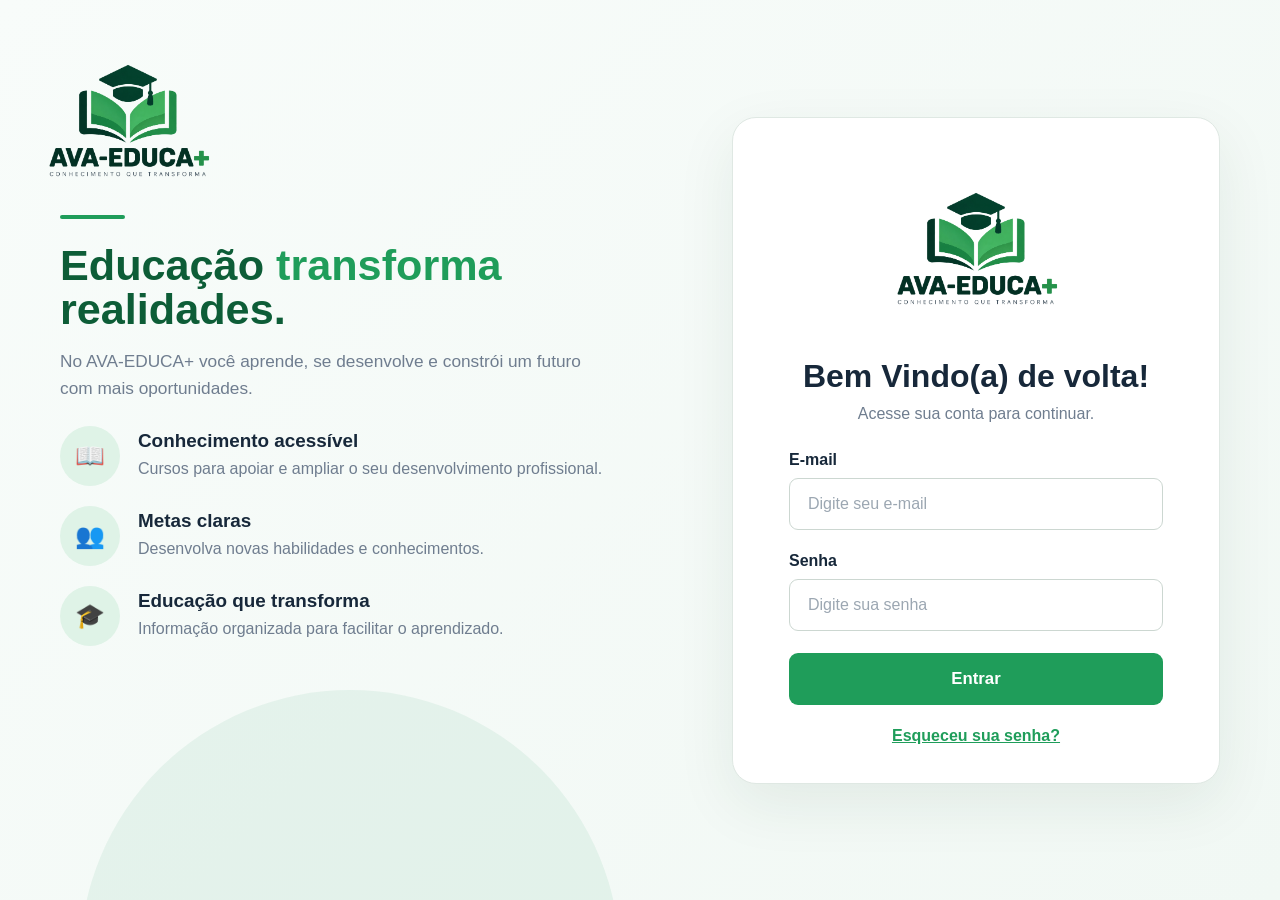
<file: index.html>
<!DOCTYPE html>
<html lang="pt-BR">
<head>
    <meta charset="UTF-8">
    <meta name="viewport" content="width=device-width, initial-scale=1.0">
    <title>AVA-EDUCA+</title>
</head>
<body> 

    <script type="module" src="./js/app.js"></script>

</body>
</html>
</file>
<file: css/style.css>
:root {
    --color-primary: #1f9d5a;
    --color-primary-dark: #0d5d37;
    --color-primary-light: #dff3e7;

    --color-text: #17283a;
    --color-text-light: #6f7d8f;

    --color-background: #f7faf8;
    --color-white: #ffffff;

    --color-border: #dfe8e3;

    --font-family: Arial, Helvetica, sans-serif;
    
}


/* =========================================
   RESET
========================================= */

* {
    margin: 0;
    padding: 0;
    box-sizing: border-box;
}


html {
    font-size: 16px;
}

body {
    font-family: var(--font-family);
    color: var(--color-text);
    background-color: var(--color-background);
    overflow-x: hidden;
}


button,
input,
select {
    font: inherit;
}

button {
    cursor: pointer;
}

img {
    display: block;
    max-width: 100%;
}

/* =========================================
   CABEÇALHO
========================================= */

.topbar {
    height: 84px;
    padding: 0 38px;
    display: flex;
    align-items: center;
    justify-content: space-between;
    gap: 20px;
    background-color: var(--color-white);
    border-bottom: 1px solid var(--color-border);

}

.topbar-brand {
    height: 100%;
    display: flex;
    align-items: center;
}

.topbar-logo {
    width: auto;
    height: 72px;
    object-fit: contain;
}

.topbar-user {
    display: flex;
    align-items: center;
    gap: 14px;
}

.user-avatar {
    width: 48px;
    height: 48px;
    flex: 0 0 48px;
    display: flex;
    align-items: center;
    justify-content: center;
    border-radius: 50%;
    font-weight: 700;
    color: var(--color-primary-dark);
    background-color: var(--color-primary-light);
}

.user-info {
    display: flex;
    flex-direction: column;
    gap: 3px;
}


.user-info strong {
    color: var(--color-text);
}

.user-info span {
    font-size: 0.9rem;
    color: var(--color-text-light);
}

/* =========================================
   LAYOUT INTERNO
========================================= */

.app-layout {
    min-height: calc(100vh - 84px);
    display: grid;
    grid-template-columns: 280px minmax(0, 1fr);
}


/* =========================================
   MENU LATERAL
========================================= */

.sidebar {
    padding: 28px 18px;
    background-color: var(--color-white);
    border-right: 1px solid var(--color-border);
}


.sidebar-menu {
    display: flex;
    flex-direction: column;
    gap: 10px;
}

.menu-item {
    width: 100%;
    min-height: 52px;
    padding: 14px 16px;
    display: flex;
    align-items: center;
    gap: 14px;
    border: none;
    border-radius: 10px;
    text-decoration: none;
    text-align: left;
    font-size: 1rem;
    color: var(--color-text);
    background-color: transparent;
    cursor: pointer;
    transition:
        background-color 0.2s ease,
        color 0.2s ease;
}


.sidebar-menu .menu-item img {
    width: 24px;
    height: 24px;
    min-width: 24px;
    max-width: 24px;
    min-height: 24px;
    max-height: 24px;
    object-fit: contain;
    flex: 0 0 24px;
}

.menu-item:hover {
    background-color: #eef7f2;
}

.menu-item.active {
    color: var(--color-primary-dark);
    font-weight: 700;
    background-color: var(--color-primary-light);
}

.menu-item.disabled {
    opacity: 0.45;
    cursor: not-allowed;
}

.logout-button {
    margin-top: 12px;
}


/* =========================================
   CONTEÚDO PRINCIPAL
========================================= */

.main-content {
    min-width: 0;
    padding: 38px 42px;
    background-color: var(--color-background);
}

.main-content h1 {
    margin-bottom: 10px;
    font-size: 2.5rem;
    color: var(--color-primary-dark);
}

.main-content h2 {
    margin-bottom: 8px;
    font-size: 1.5rem;
    color: var(--color-text);
}

.main-content > p {
    color: var(--color-text-light);
}

/* =========================================
   RESPONSIVIDADE
   MOBILE: abaixo de 768px
========================================= */

@media (max-width: 767px) {

    /* =====================================
       CABEÇALHO
    ===================================== */

    .topbar {
        height: 72px;
        padding: 0 14px;
        gap: 10px;
    }

    .topbar-logo {
        height: 58px;
    }

    .topbar-user {
        gap: 8px;
    }

    .user-avatar {
        width: 38px;
        height: 38px;
        flex-basis: 38px;
        font-size: 0.8rem;
    }

    .user-info {
        gap: 1px;
    }


    .user-info strong {
        max-width: 110px;
        overflow: hidden;
        font-size: 0.82rem;
        white-space: nowrap;
        text-overflow: ellipsis;
    }

    .user-info span {
        font-size: 0.72rem;
    }

    /* =====================================
       LAYOUT
    ===================================== */

    .app-layout {
        min-height: calc(100vh - 72px);
        display: block;
    }


    /* =====================================
       MENU
    ===================================== */

    .sidebar {
        width: 100%;
        padding: 12px;
        border-right: none;
        border-bottom: 1px solid var(--color-border);
    }


    .sidebar-menu {
        display: grid;
        grid-template-columns:
            repeat(2, minmax(0, 1fr));
        gap: 8px;
    }


    .menu-item {
        min-height: 46px;
        padding: 10px 12px;
        gap: 9px;
        font-size: 0.88rem;
    }


    .sidebar-menu .menu-item img {
        width: 20px;
        height: 20px;
        min-width: 20px;
        max-width: 20px;
        min-height: 20px;
        max-height: 20px;
        flex-basis: 20px;
    }


    .logout-button {
        margin-top: 0;
    }


    /* =====================================
       CONTEÚDO
    ===================================== */

    .main-content {
        width: 100%;
        padding: 24px 16px;
    }

    .main-content h1 {
        font-size: 1.8rem;
        line-height: 1.2;
    }

    .main-content h2 {
        font-size: 1.25rem;
    }

    .main-content > p {
        font-size: 0.95rem;
    }
}


/* =========================================
   TELAS MUITO PEQUENAS
========================================= */

@media (max-width: 420px) {

    .topbar {
        padding: 0 10px;
    }

    .topbar-logo {
        height: 52px;
    }

    .user-info strong {
        max-width: 90px;
    }

    .sidebar {
        padding: 10px;
    }

    .menu-item {
        padding: 9px;
        font-size: 0.82rem;
    }

    .main-content {
        padding: 20px 12px;
    }
}
</file>
<file: dashboard/dashboard.css>
.courses-section {
    margin-top: 40px;
}

.courses-header {
    margin-bottom: 22px;
    display: flex;
    align-items: center;
    justify-content: space-between;
}

.courses-header h3 {
    font-size: 1.7rem;
    color: var(--color-text);
}

.courses-header span {
    color: var(--color-text-light);
}

.courses-grid {
    display: grid;
    grid-template-columns:
        repeat(2, minmax(0, 1fr));
    gap: 24px;
}

.course-card {
    padding: 24px;
    border: 1px solid var(--color-border);
    border-radius: 14px;
    background-color: var(--color-white);
    box-shadow:
        0 6px 20px
        rgba(21, 59, 40, 0.05);
}

.course-card-header {
    display: flex;
    align-items: center;
    gap: 18px;
    padding-bottom: 20px;
    border-bottom:
        1px solid var(--color-border);
}

.course-icon {
    width: 64px;
    height: 64px;
    flex-shrink: 0;
    display: flex;
    align-items: center;
    justify-content: center;
    border-radius: 12px;
    font-size: 1.7rem;
    background-color:
        var(--color-primary-light);
}

.course-card h4 {
    margin-bottom: 6px;
    font-size: 1.25rem;
    color: var(--color-text);
}

.course-card-header p {
    color: var(--color-text-light);
}

.course-dates {
    padding-top: 18px;
    display: grid;
    grid-template-columns: 1fr 1fr;
    gap: 20px;
}

.course-dates div {
    display: flex;
    flex-direction: column;
    gap: 5px;
}

.course-dates span {
    font-size: 0.9rem;
    color: var(--color-text-light);
}

.course-dates strong {
    color: var(--color-text);
}

.courses-feedback {
    margin-top: 20px;
    font-size: 1rem;
    color: var(--color-text-light);
}


@media (max-width: 1000px) {
    .courses-grid {
        grid-template-columns: 1fr;
    }

}

/* =========================================
   RESPONSIVIDADE MOBILE
========================================= */

@media (max-width: 767px) {

    .courses-section {
        margin-top: 32px;
    }


    /* CABEÇALHO DOS CURSOS */

    .courses-header {
        margin-bottom: 20px;
        align-items: flex-start;
        gap: 10px;
    }

    .courses-header h3 {
        font-size: 1.55rem;
    }

    .courses-header span {
        padding-top: 4px;
        font-size: 0.9rem;
        white-space: nowrap;
    }


    /* GRID */

    .courses-grid {
        grid-template-columns: 1fr;
        gap: 20px;
    }


    /* CARD */

    .course-card {
        width: 100%;
        padding: 22px;
        border-radius: 14px;
    }


    .course-card-header {
        gap: 16px;
        padding-bottom: 18px;
    }


    .course-icon {
        width: 64px;
        height: 64px;
        flex: 0 0 64px;
    }

    .course-card h4 {
        font-size: 1.2rem;
        line-height: 1.2;
    }

    .course-card-header p {
        font-size: 0.95rem;
    }


    /* DATAS */

    .course-dates {
        padding-top: 18px;

        gap: 16px;
    }

    .course-dates span {
        font-size: 0.85rem;
    }

    .course-dates strong {
        font-size: 0.95rem;
    }

}
</file>
<file: login/login.css>
body {
    min-height: 100vh;
    overflow: hidden;
}

.login-page {
    width: 100%;
    height: 100%;
    display: grid;
    grid-template-columns: 1.05fr 0.95fr;
    background: linear-gradient(135deg, #f8fcfa 0%, #f1f8f4 100%);
}

/*--------------------------------------------
    APRESENTAÇÃO
----------------------------------------------*/

.login-presentation {
    height: 100vh;

    padding: 0 60px;

    display: flex;
    flex-direction: column;

    position: relative;
    overflow: hidden;
}


/* Círculo decorativo */

.login-presentation::after {
    content: "";

    position: absolute;

    width: 540px;
    height: 540px;

    bottom: -330px;
    left: 80px;

    border-radius: 50%;

    background-color: rgba(31, 157, 90, 0.08);
}


/* Logo superior esquerdo */

.brand {
    position: absolute;

    top: 28px;
    left: 38px;

    z-index: 2;
}

.brand-logo {
    width: 180px;
}


/* Conteúdo principal */

.presentation-content {
    width: 100%;
    max-width: 700px;

    margin-top: 215px;

    position: relative;
    z-index: 1;
}


/* Linha verde */

.presentation-line {
    display: block;

    width: 65px;
    height: 4px;

    margin-bottom: 24px;

    border-radius: 4px;

    background-color: var(--color-primary);
}


/* Título */

.presentation-content h1 {
    margin-bottom: 16px;

    font-size: clamp(2.7rem, 3.1vw, 3.7rem);
    line-height: 1.03;

    color: var(--color-primary-dark);
}

.title-first-line,
.title-second-line {
    display: block;
}

.title-first-line {
    white-space: nowrap;
}

.presentation-content h1 strong {
    display: inline;

    color: var(--color-primary);
}


/* Texto abaixo do título */

.presentation-content > p {
    width: 100%;
    max-width: 600px;

    margin: 0 0 24px;

    font-size: 1.08rem;
    line-height: 1.55;

    color: var(--color-text-light);
}


/* Benefícios */

.benefits {
    display: flex;
    flex-direction: column;
    gap: 20px;
    margin-top: 4px;
}

.benefit {
    width: 100%;
    max-width: 640px;
    display: flex;
    align-items: center;
    gap: 18px;
}

.benefit-icon {
    width: 60px;
    height: 60px;
    flex-shrink: 0;
    display: flex;
    align-items: center;
    justify-content: center;
    border-radius: 50%;
    background-color: var(--color-primary-light);
    font-size: 1.5rem;
}

.benefit h2 {
    margin-bottom: 5px;
    font-size: 1.18rem;
    color: var(--color-text);
}

.benefit p {
    font-size: 1rem;
    line-height: 1.45;
    color: var(--color-text-light);
}

/*---------------------------------
    ÁREA DO LOGIN
-----------------------------------*/

.login-area {
    height: 100vh;
    display: flex;
    align-items: center;
    justify-content: center;
    padding: 35px 60px;
}

.login-card {
    width: 100%;
    max-width: 540px;
    padding: 38px 56px;
    border: 1px solid var(--color-border);
    border-radius: 24px;
    background-color: var(--color-white);
    box-shadow: 0 20px 60px rgba(21, 59, 40, 0.08);
}

.login-card-brand {
    display: flex;
    justify-content: center;
    margin-bottom: 22px;
}

.login-logo {
    width: 210px;
}

.login-heading {
    text-align: center;
    margin-bottom: 28px;
}

.login-heading h2 {
    font-size: 2rem;
    margin-bottom: 10px;
}

.login-heading p {
    color: var(--color-text-light);
}

/*-----------------------------------------
    FORMULÁRIO DE LOGIN
------------------------------------------- */

.login-form {
    display: flex;
    flex-direction: column;
    gap: 22px;
}

.form-group {
    display: flex;
    flex-direction: column;
    gap: 9px;
}

.form-group label {
    font-weight: 600;
}

.form-group input {
    width: 100%;
    padding: 16px 18px;
    border: 1px solid #ccd7d1;
    border-radius: 9px;
    color: var(--color-text);
    background-color: var(--color-white);
    outline: none;
    transition: 
                border-color 0.2s ease,
                box-shadow 0.2s ease;
}

.form-group input::placeholder {
    color: #9ca7b2;
}

.form-group input:focus {
    border-color: var(--color-primary);
    box-shadow: 0 0 0 3px rgba(31, 157, 90, 0.12);
}

/*-------------------------------------------------------
     FEEDBACK
---------------------------------------------------------*/

.login-feedback {
    display: none;
    padding: 12px 14px;
    border-radius: 8px;
    font-size: 0.9rem;
}

.login-feedback.error {
    display: block;
    color: #a12626;
    background-color: #fdeaea;
    border: 1px solid #f3c6c6;
}

/*---------------------------------------------------------
    BOTÕES
-----------------------------------------------------------*/

.login-button {
    width: 100%;
    padding: 16px;
    border: none;
    border-radius: 9px;
    font-weight: 700;
    font-size: 1.05rem;
    color: white;
    background-color: var(--color-primary);
    transition: background-color 0.2s ease, transform 0.2s ease;
}

.login-button:hover {
    background-color: var(--color-primary-dark);
}

.login-button:active {
    transform: scale(0.99);
}

.forgot-password {
    align-self: center;
    border: none;
    background: none;
    color: var(--color-primary);
    text-decoration: underline;
    font-weight: 600;
}

.forgot-password:hover {
    color: var(--color-primary-dark);
}

/*---------------------------------------
    RESPONSIVIDADE
-----------------------------------------*/

@media (max-width: 900px) {
    body {
        overflow: auto; }

    .login-page {
        height: auto;
        min-height: 100vh;

        grid-template-columns: 1fr; }

    .login-presentation {
        display: none; }

    .login-area {
        height: auto;
        min-height: 100vh;

        padding: 24px; }

    .login-card {
        padding: 42px 30px;
    }
}

@media (max-width: 480px) {
    .login-card {
        padding: 32px 22px;
        border-radius: 16px;
    }
    .login-logo {
        width: 210px;
    }
    .login-heading h2 {
        font-size: 1.6rem;
    }
}

/* =========================================
   AJUSTE MOBILE DO LOGIN
========================================= */

@media (max-width: 767px) {

    body {
        overflow: auto;
    }

    .login-area {
        padding: 20px 16px;
    }

    .login-card {
        padding: 26px 28px;
        border-radius: 18px;
    }

    .login-logo {
        margin-bottom: 24px;
    }

    .login-logo img {
        max-width: 210px;
        margin: 0 auto;
    }

    .login-heading {
        margin-bottom: 28px;
    }

    .login-heading h1 {
        font-size: 2rem;
        margin-bottom: 8px;
    }

    .login-heading p {
        font-size: 1rem;
    }

    .login-form {
        gap: 20px;
    }

    .form-group {
        gap: 8px;
    }

    .form-group input {
        min-height: 56px;
        padding: 12px 18px;
    }

    .login-button {
        min-height: 56px;
    }

    .forgot-password {
        margin-top: 20px;
    }

}
</file>
